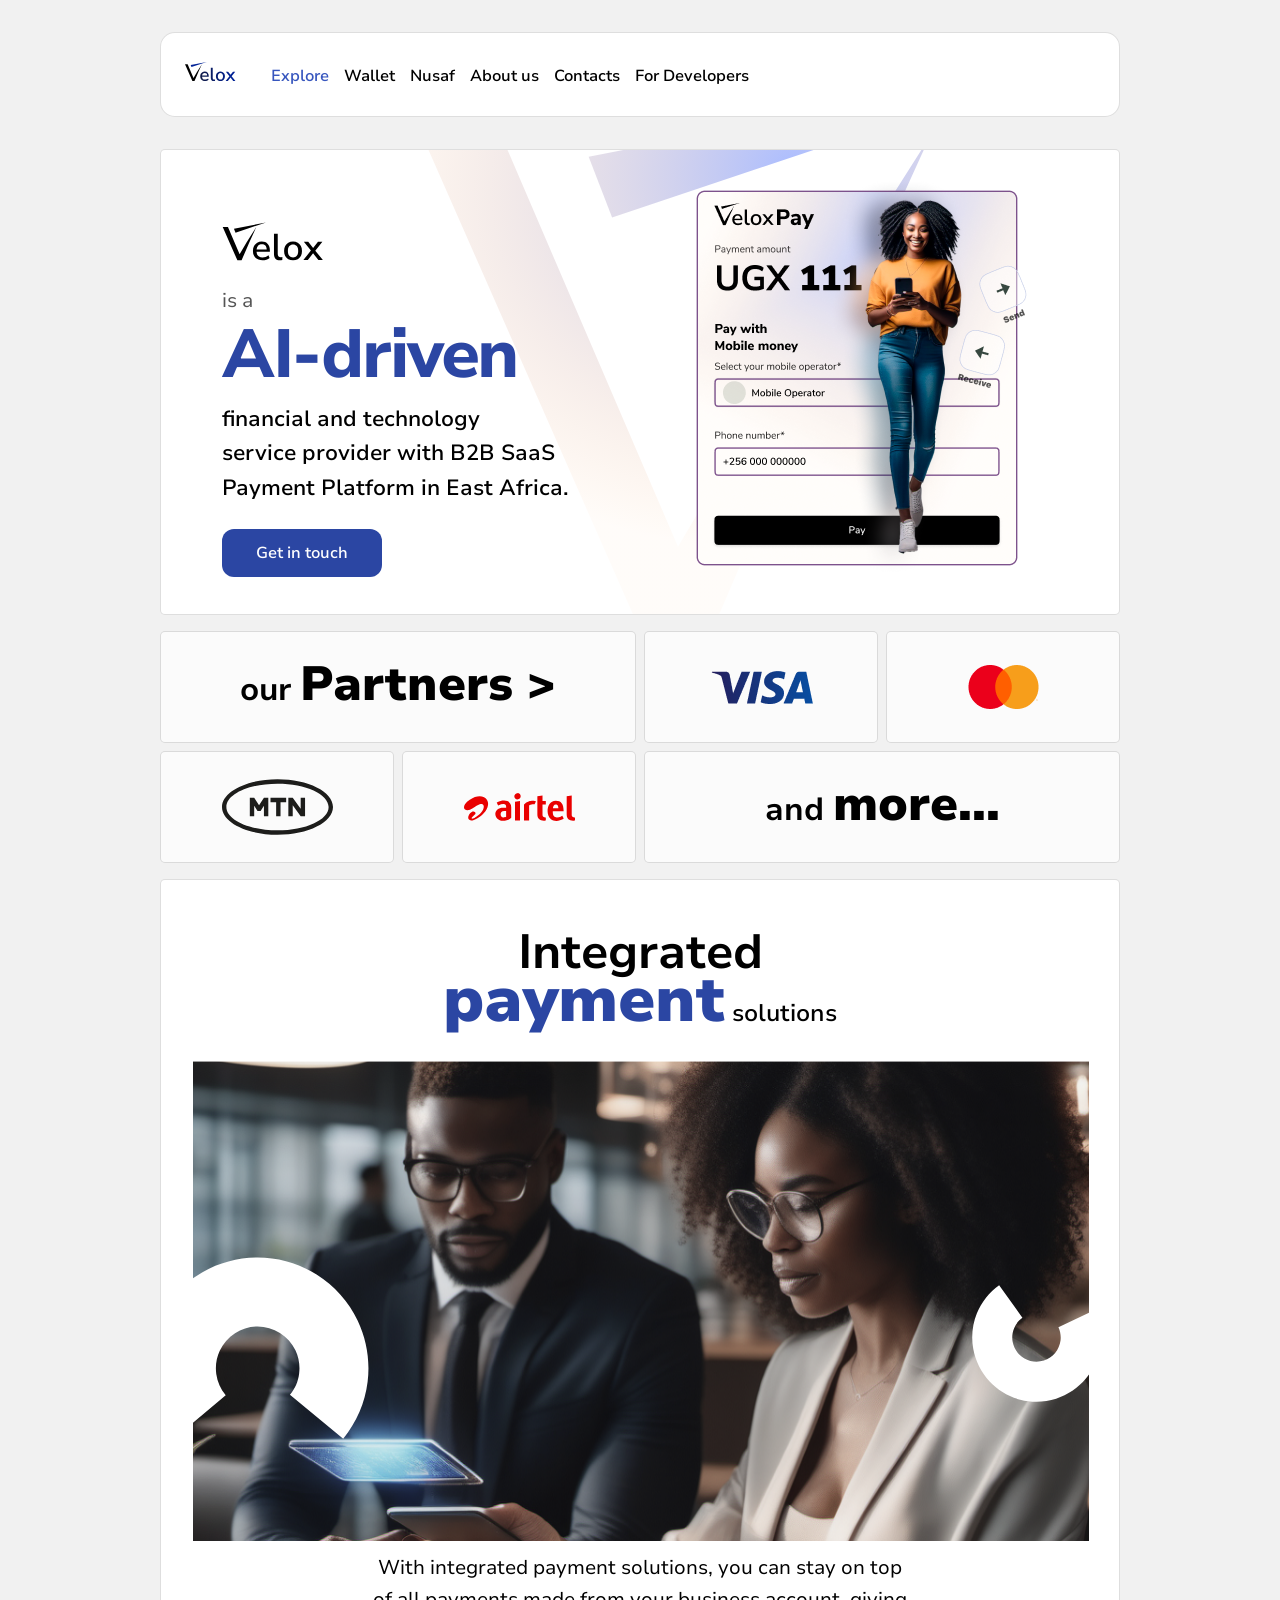
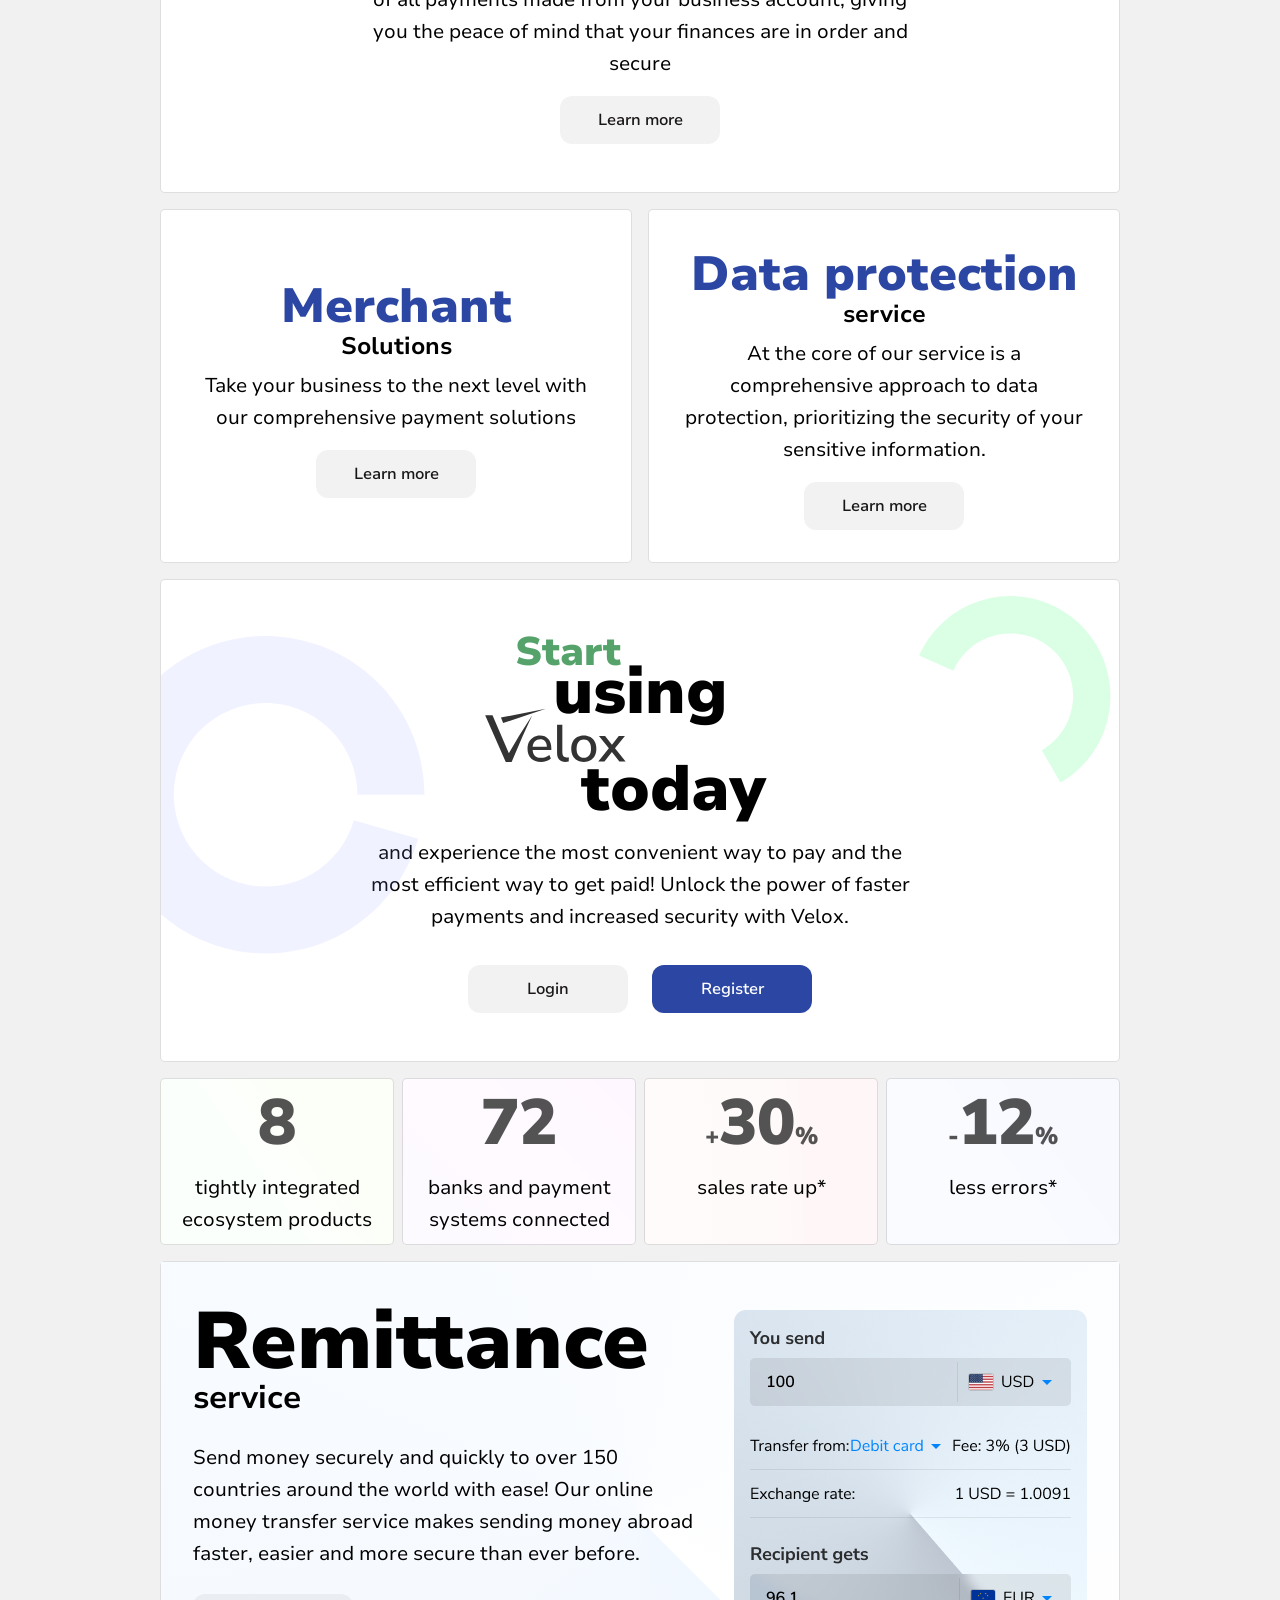
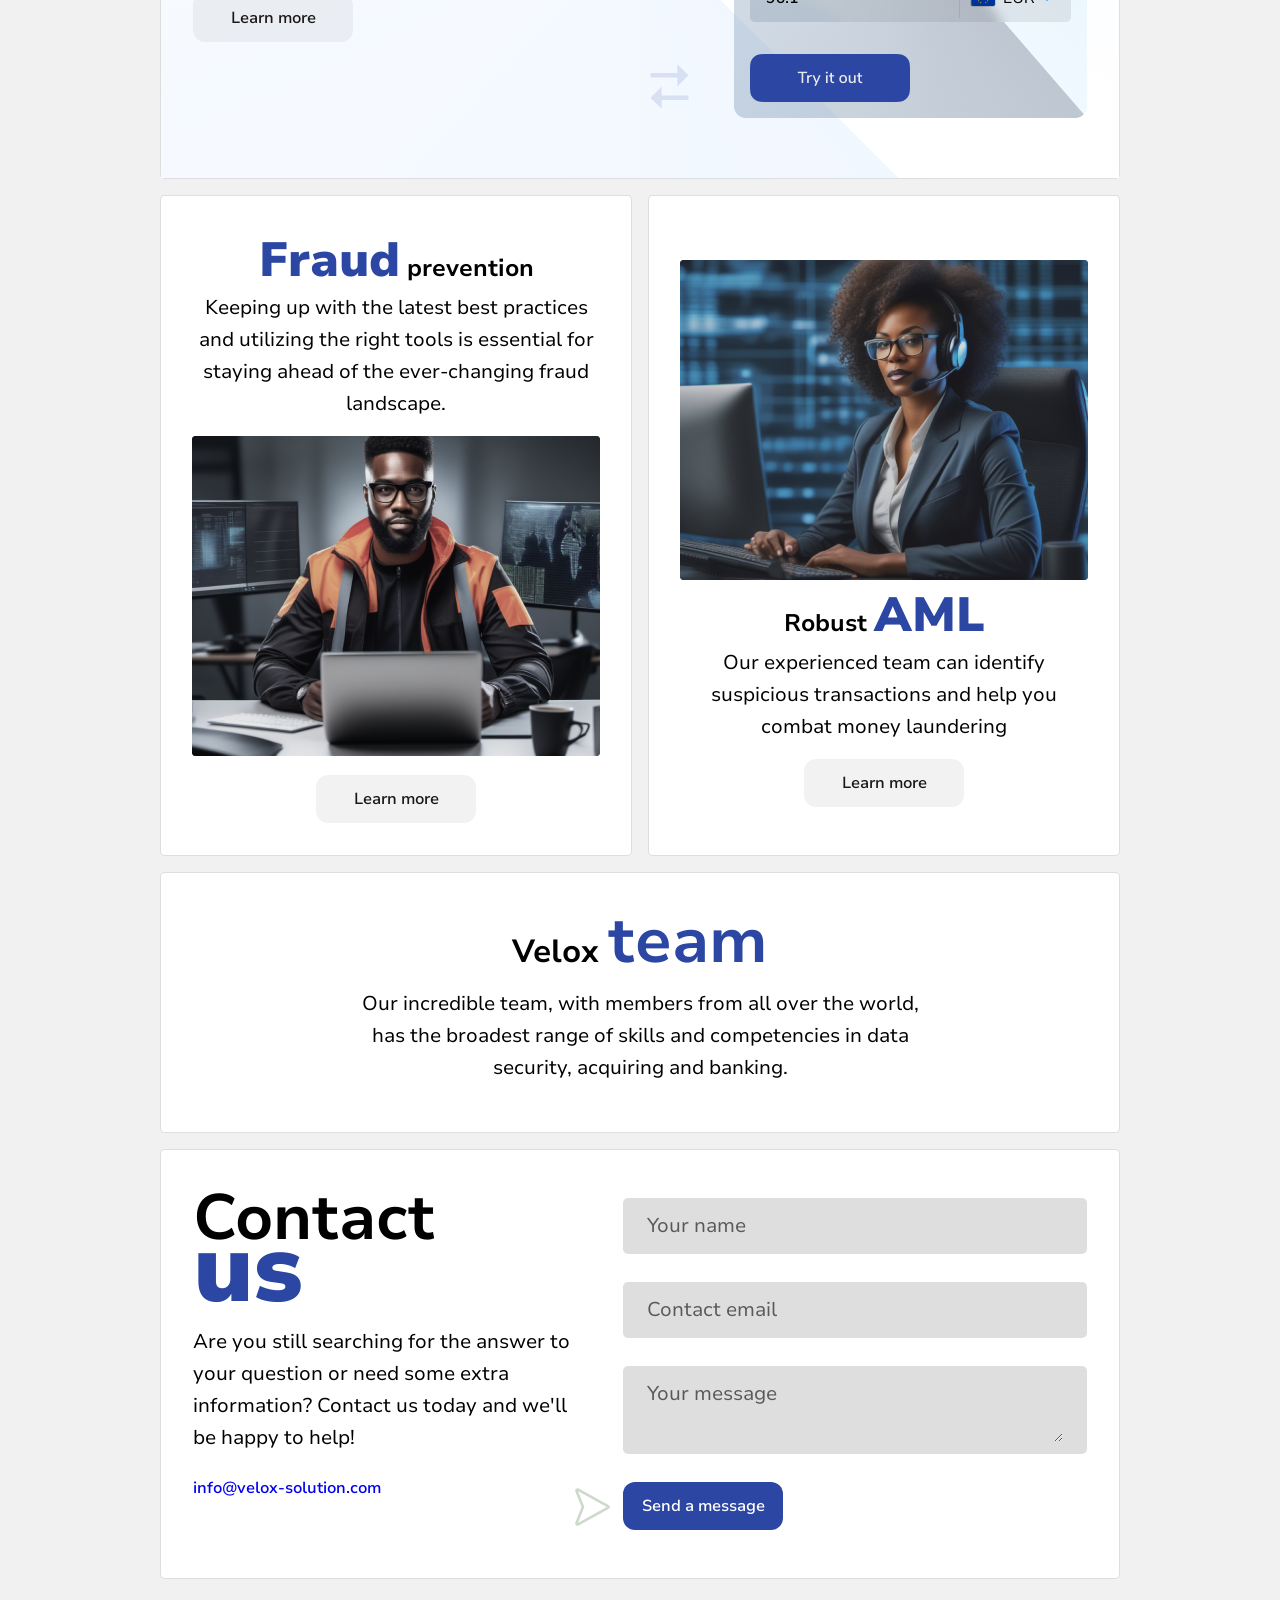
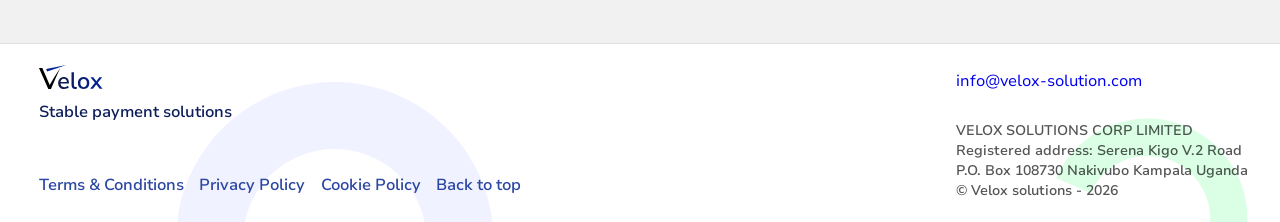
<file: index.html>
<!doctype html>
<html lang="en" data-critters-container>
<head>
  <meta charset="utf-8">
  <!-- Google Tag Manager -->
  <script>(function(w,d,s,l,i){w[l]=w[l]||[];w[l].push({'gtm.start':
  new Date().getTime(),event:'gtm.js'});var f=d.getElementsByTagName(s)[0],
  j=d.createElement(s),dl=l!='dataLayer'?'&l='+l:'';j.async=true;j.src=
  'https://www.googletagmanager.com/gtm.js?id='+i+dl;f.parentNode.insertBefore(j,f);
  })(window,document,'script','dataLayer','GTM-PJK7SB35');</script>
  <!-- End Google Tag Manager -->
  <title>Velox Solutions</title>
  <base href="/">
  <meta name="viewport" content="width=device-width, initial-scale=1">
  <link rel="icon" type="image/x-icon" href="favicon.ico">
<style>html{line-height:1.15;-webkit-text-size-adjust:100%}body{margin:0}:root{--font-family:"Nunito Sans";--dark-primary-text:#1a1717;--dark-primary-text-rgb:26, 23, 23;--light-primary-text:white;--light-primary-text-rgb:255, 255, 255;--day-black-100:#000;--day-black-67:rgba(0, 0, 0, .67);--day-white-87:rgba(255, 255, 255, .87);--color-primary:#2b46a3;--color-primary-rgb:43, 70, 163;--color-grape:#FF7A00;--color-green:#55A36B;--color-rosered:#FF005C;--color-brown:#745A74;--color-purple:#A96ED8;--color-light-blue:#B7D1EB;--color-light-green:#98C352;--color-medium-blue:#919CFF;--color-red:#FF1935;--color-state-blue:#557BFF;--color-teal:#3E7082;--color-sea:#008DAC;--active-tab:#3756BE;--text-primary:var(--dark-primary-text);--text-secondary:var(--dark-secondary-text);--text-disabled:var(--dark-disabled-text);--text-helpers:rgba(var(--dark-primary-text-rgb), .67);--dividers:rgba(var(--dark-primary-text-rgb), .08);--border-radius:5px;--box-shadow:5px;--mat-form-field-appearance-outline-background-color:#e3e3e3;--mat-select-enabled-arrow-color:var(--color-primary);--mat-select-enabled-trigger-text-color:var(--color-primary);--mat-option-label-text-line-height:1rem;--mat-select-trigger-text-weight:400;--mat-option-selected-state-layer-color:white;--mdc-filled-text-field-container-color:rgba(0, 0, 0, .13);--mat-form-field-appearance-outline-background-color:rgba(0, 0, 0, .03)}@font-face{font-family:Nunito Sans;font-style:normal;font-weight:200;src:url(assets/fonts/NunitoSans/NunitoSans_10pt-ExtraLight.ttf) format("truetype")}@font-face{font-family:Nunito Sans;font-style:italic;font-weight:200;src:url(assets/fonts/NunitoSans/NunitoSans_10pt-ExtraLightItalic.ttf) format("truetype")}@font-face{font-family:Nunito Sans;font-style:normal;font-weight:300;src:url(assets/fonts/NunitoSans/NunitoSans_10pt-Light.ttf) format("truetype")}@font-face{font-family:Nunito Sans;font-style:italic;font-weight:300;src:url(assets/fonts/NunitoSans/NunitoSans_10pt-LightItalic.ttf) format("truetype")}@font-face{font-family:Nunito Sans;font-style:normal;font-weight:400;src:url(assets/fonts/NunitoSans/NunitoSans_10pt-Regular.ttf) format("truetype")}@font-face{font-family:Nunito Sans;font-style:italic;font-weight:400;src:url(assets/fonts/NunitoSans/NunitoSans_10pt-Italic.ttf) format("truetype")}@font-face{font-family:Nunito Sans;font-style:normal;font-weight:500;src:url(assets/fonts/NunitoSans/NunitoSans_10pt-Medium.ttf) format("truetype")}@font-face{font-family:Nunito Sans;font-style:italic;font-weight:500;src:url(assets/fonts/NunitoSans/NunitoSans_10pt-MediumItalic.ttf) format("truetype")}@font-face{font-family:Nunito Sans;font-style:normal;font-weight:600;src:url(assets/fonts/NunitoSans/NunitoSans_10pt-SemiBold.ttf) format("truetype")}@font-face{font-family:Nunito Sans;font-style:italic;font-weight:600;src:url(assets/fonts/NunitoSans/NunitoSans_10pt-SemiBoldItalic.ttf) format("truetype")}@font-face{font-family:Nunito Sans;font-style:normal;font-weight:700;src:url(assets/fonts/NunitoSans/NunitoSans_10pt-Bold.ttf) format("truetype")}@font-face{font-family:Nunito Sans;font-style:italic;font-weight:700;src:url(assets/fonts/NunitoSans/NunitoSans_10pt-BoldItalic.ttf) format("truetype")}@font-face{font-family:Nunito Sans;font-style:normal;font-weight:800;src:url(assets/fonts/NunitoSans/NunitoSans_10pt-ExtraBold.ttf) format("truetype")}@font-face{font-family:Nunito Sans;font-style:italic;font-weight:800;src:url(assets/fonts/NunitoSans/NunitoSans_10pt-ExtraBoldItalic.ttf) format("truetype")}@font-face{font-family:Nunito Sans;font-style:normal;font-weight:900;src:url(assets/fonts/NunitoSans/NunitoSans_10pt-Black.ttf) format("truetype")}@font-face{font-family:Nunito Sans;font-style:italic;font-weight:900;src:url(assets/fonts/NunitoSans/NunitoSans_10pt-BlackItalic.ttf) format("truetype")}.mat-typography{font-size:1rem;font-weight:400;line-height:2rem;font-family:Nunito Sans;letter-spacing:normal}html{--mat-option-selected-state-label-text-color:#2b46a3;--mat-option-label-text-color:rgba(26, 23, 23, .87);--mat-option-hover-state-layer-color:rgba(0, 0, 0, .04);--mat-option-focus-state-layer-color:rgba(0, 0, 0, .04);--mat-option-selected-state-layer-color:rgba(0, 0, 0, .04)}html{--mat-optgroup-label-text-color:rgba(26, 23, 23, .87)}html{--mat-option-label-text-font:Nunito Sans;--mat-option-label-text-line-height:2rem;--mat-option-label-text-size:1.25rem;--mat-option-label-text-tracking:normal;--mat-option-label-text-weight:400}html{--mat-optgroup-label-text-font:Nunito Sans;--mat-optgroup-label-text-line-height:2rem;--mat-optgroup-label-text-size:1.25rem;--mat-optgroup-label-text-tracking:normal;--mat-optgroup-label-text-weight:400}html{--mdc-filled-text-field-caret-color:#2b46a3;--mdc-filled-text-field-focus-active-indicator-color:#2b46a3;--mdc-filled-text-field-focus-label-text-color:rgba(43, 70, 163, .87);--mdc-filled-text-field-container-color:whitesmoke;--mdc-filled-text-field-disabled-container-color:#fafafa;--mdc-filled-text-field-label-text-color:rgba(0, 0, 0, .6);--mdc-filled-text-field-disabled-label-text-color:rgba(0, 0, 0, .38);--mdc-filled-text-field-input-text-color:rgba(0, 0, 0, .87);--mdc-filled-text-field-disabled-input-text-color:rgba(0, 0, 0, .38);--mdc-filled-text-field-input-text-placeholder-color:rgba(0, 0, 0, .6);--mdc-filled-text-field-error-focus-label-text-color:#f44336;--mdc-filled-text-field-error-label-text-color:#f44336;--mdc-filled-text-field-error-caret-color:#f44336;--mdc-filled-text-field-active-indicator-color:rgba(0, 0, 0, .42);--mdc-filled-text-field-disabled-active-indicator-color:rgba(0, 0, 0, .06);--mdc-filled-text-field-hover-active-indicator-color:rgba(0, 0, 0, .87);--mdc-filled-text-field-error-active-indicator-color:#f44336;--mdc-filled-text-field-error-focus-active-indicator-color:#f44336;--mdc-filled-text-field-error-hover-active-indicator-color:#f44336;--mdc-outlined-text-field-caret-color:#2b46a3;--mdc-outlined-text-field-focus-outline-color:#2b46a3;--mdc-outlined-text-field-focus-label-text-color:rgba(43, 70, 163, .87);--mdc-outlined-text-field-label-text-color:rgba(0, 0, 0, .6);--mdc-outlined-text-field-disabled-label-text-color:rgba(0, 0, 0, .38);--mdc-outlined-text-field-input-text-color:rgba(0, 0, 0, .87);--mdc-outlined-text-field-disabled-input-text-color:rgba(0, 0, 0, .38);--mdc-outlined-text-field-input-text-placeholder-color:rgba(0, 0, 0, .6);--mdc-outlined-text-field-error-caret-color:#f44336;--mdc-outlined-text-field-error-focus-label-text-color:#f44336;--mdc-outlined-text-field-error-label-text-color:#f44336;--mdc-outlined-text-field-outline-color:rgba(0, 0, 0, .38);--mdc-outlined-text-field-disabled-outline-color:rgba(0, 0, 0, .06);--mdc-outlined-text-field-hover-outline-color:rgba(0, 0, 0, .87);--mdc-outlined-text-field-error-focus-outline-color:#f44336;--mdc-outlined-text-field-error-hover-outline-color:#f44336;--mdc-outlined-text-field-error-outline-color:#f44336;--mat-form-field-disabled-input-text-placeholder-color:rgba(0, 0, 0, .38)}html{--mdc-filled-text-field-label-text-font:Nunito Sans;--mdc-filled-text-field-label-text-size:1.25rem;--mdc-filled-text-field-label-text-tracking:normal;--mdc-filled-text-field-label-text-weight:400;--mdc-outlined-text-field-label-text-font:Nunito Sans;--mdc-outlined-text-field-label-text-size:1.25rem;--mdc-outlined-text-field-label-text-tracking:normal;--mdc-outlined-text-field-label-text-weight:400;--mat-form-field-container-text-font:Nunito Sans;--mat-form-field-container-text-line-height:2rem;--mat-form-field-container-text-size:1.25rem;--mat-form-field-container-text-tracking:normal;--mat-form-field-container-text-weight:400;--mat-form-field-outlined-label-text-populated-size:1.25rem;--mat-form-field-subscript-text-font:Nunito Sans;--mat-form-field-subscript-text-line-height:1rem;--mat-form-field-subscript-text-size:.75rem;--mat-form-field-subscript-text-tracking:normal;--mat-form-field-subscript-text-weight:400}html{--mat-select-panel-background-color:white;--mat-select-enabled-trigger-text-color:rgba(0, 0, 0, .87);--mat-select-disabled-trigger-text-color:rgba(0, 0, 0, .38);--mat-select-placeholder-text-color:rgba(0, 0, 0, .6);--mat-select-enabled-arrow-color:rgba(0, 0, 0, .54);--mat-select-disabled-arrow-color:rgba(0, 0, 0, .38);--mat-select-focused-arrow-color:rgba(43, 70, 163, .87);--mat-select-invalid-arrow-color:rgba(244, 67, 54, .87)}html{--mat-select-trigger-text-font:Nunito Sans;--mat-select-trigger-text-line-height:2rem;--mat-select-trigger-text-size:1.25rem;--mat-select-trigger-text-tracking:normal;--mat-select-trigger-text-weight:400}html{--mat-autocomplete-background-color:white}html{--mat-menu-item-label-text-color:rgba(26, 23, 23, .87);--mat-menu-item-icon-color:rgba(26, 23, 23, .87);--mat-menu-item-hover-state-layer-color:rgba(0, 0, 0, .04);--mat-menu-item-focus-state-layer-color:rgba(0, 0, 0, .04);--mat-menu-container-color:white}html{--mat-menu-item-label-text-font:Nunito Sans;--mat-menu-item-label-text-size:1.25rem;--mat-menu-item-label-text-tracking:normal;--mat-menu-item-label-text-line-height:2rem;--mat-menu-item-label-text-weight:400}html{--mat-paginator-container-text-color:rgba(26, 23, 23, .87);--mat-paginator-container-background-color:white;--mat-paginator-enabled-icon-color:rgba(26, 23, 23, .54);--mat-paginator-disabled-icon-color:rgba(26, 23, 23, .12)}html{--mat-paginator-container-size:56px}html{--mat-paginator-container-text-font:Nunito Sans;--mat-paginator-container-text-line-height:1rem;--mat-paginator-container-text-size:.75rem;--mat-paginator-container-text-tracking:normal;--mat-paginator-container-text-weight:400;--mat-paginator-select-trigger-text-size:.75rem}html{--mdc-checkbox-disabled-selected-icon-color:rgba(26, 23, 23, .38);--mdc-checkbox-disabled-unselected-icon-color:rgba(26, 23, 23, .38);--mdc-checkbox-selected-checkmark-color:#fff;--mdc-checkbox-selected-focus-icon-color:#2b46a3;--mdc-checkbox-selected-hover-icon-color:#2b46a3;--mdc-checkbox-selected-icon-color:#2b46a3;--mdc-checkbox-selected-pressed-icon-color:#2b46a3;--mdc-checkbox-unselected-focus-icon-color:#212121;--mdc-checkbox-unselected-hover-icon-color:#212121;--mdc-checkbox-unselected-icon-color:rgba(26, 23, 23, .54);--mdc-checkbox-unselected-pressed-icon-color:rgba(26, 23, 23, .54);--mdc-checkbox-selected-focus-state-layer-color:#2b46a3;--mdc-checkbox-selected-hover-state-layer-color:#2b46a3;--mdc-checkbox-selected-pressed-state-layer-color:#2b46a3;--mdc-checkbox-unselected-focus-state-layer-color:#1a1717;--mdc-checkbox-unselected-hover-state-layer-color:#1a1717;--mdc-checkbox-unselected-pressed-state-layer-color:#1a1717}html{--mdc-checkbox-state-layer-size:40px}html{--mat-table-background-color:white;--mat-table-header-headline-color:rgba(26, 23, 23, .87);--mat-table-row-item-label-text-color:rgba(26, 23, 23, .87);--mat-table-row-item-outline-color:rgba(26, 23, 23, .08)}html{--mat-table-header-container-height:56px;--mat-table-footer-container-height:52px;--mat-table-row-item-container-height:52px}html{--mat-table-header-headline-font:Nunito Sans;--mat-table-header-headline-line-height:1rem;--mat-table-header-headline-size:.875rem;--mat-table-header-headline-weight:400;--mat-table-header-headline-tracking:normal;--mat-table-row-item-label-text-font:Nunito Sans;--mat-table-row-item-label-text-line-height:2rem;--mat-table-row-item-label-text-size:1rem;--mat-table-row-item-label-text-weight:400;--mat-table-row-item-label-text-tracking:normal;--mat-table-footer-supporting-text-font:Nunito Sans;--mat-table-footer-supporting-text-line-height:2rem;--mat-table-footer-supporting-text-size:1rem;--mat-table-footer-supporting-text-weight:400;--mat-table-footer-supporting-text-tracking:normal}html{--mat-badge-background-color:#2b46a3;--mat-badge-text-color:white;--mat-badge-disabled-state-background-color:#b1b2bb;--mat-badge-disabled-state-text-color:rgba(26, 23, 23, .38)}html{--mat-badge-text-font:Nunito Sans;--mat-badge-text-size:12px;--mat-badge-text-weight:600;--mat-badge-small-size-text-size:9px;--mat-badge-large-size-text-size:24px}html{--mat-bottom-sheet-container-text-color:rgba(26, 23, 23, .87);--mat-bottom-sheet-container-background-color:white}html{--mat-bottom-sheet-container-text-font:Nunito Sans;--mat-bottom-sheet-container-text-line-height:2rem;--mat-bottom-sheet-container-text-size:1rem;--mat-bottom-sheet-container-text-tracking:normal;--mat-bottom-sheet-container-text-weight:400}html{--mat-legacy-button-toggle-text-color:rgba(26, 23, 23, .38);--mat-legacy-button-toggle-state-layer-color:rgba(26, 23, 23, .08);--mat-legacy-button-toggle-selected-state-text-color:rgba(26, 23, 23, .87);--mat-legacy-button-toggle-selected-state-background-color:#6b7ebf;--mat-legacy-button-toggle-disabled-state-text-color:rgba(26, 23, 23, .26);--mat-legacy-button-toggle-disabled-state-background-color:#95a3d1;--mat-legacy-button-toggle-disabled-selected-state-background-color:#4b62b1;--mat-standard-button-toggle-text-color:rgba(26, 23, 23, .87);--mat-standard-button-toggle-background-color:white;--mat-standard-button-toggle-state-layer-color:#1a1717;--mat-standard-button-toggle-selected-state-background-color:#6b7ebf;--mat-standard-button-toggle-selected-state-text-color:rgba(26, 23, 23, .87);--mat-standard-button-toggle-disabled-state-text-color:rgba(26, 23, 23, .26);--mat-standard-button-toggle-disabled-state-background-color:white;--mat-standard-button-toggle-disabled-selected-state-text-color:rgba(26, 23, 23, .87);--mat-standard-button-toggle-disabled-selected-state-background-color:#4b62b1;--mat-standard-button-toggle-divider-color:#edecec}html{--mat-standard-button-toggle-height:48px}html{--mat-legacy-button-toggle-text-font:Nunito Sans;--mat-standard-button-toggle-text-font:Nunito Sans}html{--mat-datepicker-calendar-date-selected-state-text-color:white;--mat-datepicker-calendar-date-selected-state-background-color:#2b46a3;--mat-datepicker-calendar-date-selected-disabled-state-background-color:rgba(43, 70, 163, .4);--mat-datepicker-calendar-date-today-selected-state-outline-color:white;--mat-datepicker-calendar-date-focus-state-background-color:rgba(43, 70, 163, .3);--mat-datepicker-calendar-date-hover-state-background-color:rgba(43, 70, 163, .3);--mat-datepicker-toggle-active-state-icon-color:#2b46a3;--mat-datepicker-calendar-date-in-range-state-background-color:rgba(43, 70, 163, .2);--mat-datepicker-calendar-date-in-comparison-range-state-background-color:rgba(249, 171, 0, .2);--mat-datepicker-calendar-date-in-overlap-range-state-background-color:#a8dab5;--mat-datepicker-calendar-date-in-overlap-range-selected-state-background-color:#46a35e;--mat-datepicker-toggle-icon-color:rgba(26, 23, 23, .54);--mat-datepicker-calendar-body-label-text-color:rgba(26, 23, 23, .87);--mat-datepicker-calendar-period-button-icon-color:rgba(26, 23, 23, .54);--mat-datepicker-calendar-navigation-button-icon-color:rgba(26, 23, 23, .54);--mat-datepicker-calendar-header-divider-color:rgba(26, 23, 23, .08);--mat-datepicker-calendar-header-text-color:rgba(26, 23, 23, .87);--mat-datepicker-calendar-date-today-outline-color:rgba(26, 23, 23, .38);--mat-datepicker-calendar-date-today-disabled-state-outline-color:rgba(26, 23, 23, .18);--mat-datepicker-calendar-date-text-color:rgba(26, 23, 23, .87);--mat-datepicker-calendar-date-outline-color:transparent;--mat-datepicker-calendar-date-disabled-state-text-color:rgba(26, 23, 23, .38);--mat-datepicker-calendar-date-preview-state-outline-color:rgba(26, 23, 23, .16);--mat-datepicker-range-input-separator-color:rgba(26, 23, 23, .87);--mat-datepicker-range-input-disabled-state-separator-color:rgba(26, 23, 23, .38);--mat-datepicker-range-input-disabled-state-text-color:rgba(26, 23, 23, .38);--mat-datepicker-calendar-container-background-color:white;--mat-datepicker-calendar-container-text-color:rgba(26, 23, 23, .87)}html{--mat-datepicker-calendar-text-font:Nunito Sans;--mat-datepicker-calendar-text-size:13px;--mat-datepicker-calendar-body-label-text-size:.875rem;--mat-datepicker-calendar-body-label-text-weight:500;--mat-datepicker-calendar-period-button-text-size:.875rem;--mat-datepicker-calendar-period-button-text-weight:500;--mat-datepicker-calendar-header-text-size:11px;--mat-datepicker-calendar-header-text-weight:400}html{--mat-divider-color:rgba(26, 23, 23, .08)}html{--mat-expansion-container-background-color:white;--mat-expansion-container-text-color:rgba(26, 23, 23, .87);--mat-expansion-actions-divider-color:rgba(26, 23, 23, .08);--mat-expansion-header-hover-state-layer-color:rgba(26, 23, 23, .04);--mat-expansion-header-focus-state-layer-color:rgba(26, 23, 23, .04);--mat-expansion-header-disabled-state-text-color:rgba(26, 23, 23, .26);--mat-expansion-header-text-color:rgba(26, 23, 23, .87);--mat-expansion-header-description-color:rgba(26, 23, 23, .87);--mat-expansion-header-indicator-color:rgba(26, 23, 23, .87)}html{--mat-expansion-header-collapsed-state-height:48px;--mat-expansion-header-expanded-state-height:64px}html{--mat-expansion-header-text-font:Nunito Sans;--mat-expansion-header-text-size:.875rem;--mat-expansion-header-text-weight:400;--mat-expansion-header-text-line-height:inherit;--mat-expansion-header-text-tracking:inherit;--mat-expansion-container-text-font:Nunito Sans;--mat-expansion-container-text-line-height:2rem;--mat-expansion-container-text-size:1rem;--mat-expansion-container-text-tracking:normal;--mat-expansion-container-text-weight:400}html{--mat-grid-list-tile-header-primary-text-size:1rem;--mat-grid-list-tile-header-secondary-text-size:.75rem;--mat-grid-list-tile-footer-primary-text-size:1rem;--mat-grid-list-tile-footer-secondary-text-size:.75rem}html{--mat-icon-color:inherit}html{--mat-sidenav-container-divider-color:rgba(26, 23, 23, .08);--mat-sidenav-container-background-color:white;--mat-sidenav-container-text-color:rgba(26, 23, 23, .87);--mat-sidenav-content-background-color:#e6e9f4;--mat-sidenav-content-text-color:rgba(26, 23, 23, .87);--mat-sidenav-scrim-color:rgba(0, 0, 0, .6)}html{--mat-stepper-header-icon-foreground-color:white;--mat-stepper-header-selected-state-icon-background-color:#2b46a3;--mat-stepper-header-selected-state-icon-foreground-color:white;--mat-stepper-header-done-state-icon-background-color:#2b46a3;--mat-stepper-header-done-state-icon-foreground-color:white;--mat-stepper-header-edit-state-icon-background-color:#2b46a3;--mat-stepper-header-edit-state-icon-foreground-color:white;--mat-stepper-container-color:white;--mat-stepper-line-color:rgba(26, 23, 23, .08);--mat-stepper-header-hover-state-layer-color:rgba(26, 23, 23, .04);--mat-stepper-header-focus-state-layer-color:rgba(26, 23, 23, .04);--mat-stepper-header-label-text-color:rgba(26, 23, 23, .87);--mat-stepper-header-optional-label-text-color:rgba(26, 23, 23, .87);--mat-stepper-header-selected-state-label-text-color:rgba(26, 23, 23, .87);--mat-stepper-header-error-state-label-text-color:#f44336;--mat-stepper-header-icon-background-color:rgba(26, 23, 23, .87);--mat-stepper-header-error-state-icon-foreground-color:#f44336;--mat-stepper-header-error-state-icon-background-color:transparent}html{--mat-stepper-header-height:72px}html{--mat-stepper-container-text-font:Nunito Sans;--mat-stepper-header-label-text-font:Nunito Sans;--mat-stepper-header-label-text-size:1rem;--mat-stepper-header-label-text-weight:400;--mat-stepper-header-error-state-label-text-size:1.25rem;--mat-stepper-header-selected-state-label-text-size:1.25rem;--mat-stepper-header-selected-state-label-text-weight:400}html{--mat-toolbar-container-background-color:#bfc8e3;--mat-toolbar-container-text-color:rgba(26, 23, 23, .87)}html{--mat-toolbar-standard-height:64px;--mat-toolbar-mobile-height:56px}html{--mat-toolbar-title-text-font:Nunito Sans;--mat-toolbar-title-text-line-height:1.5rem;--mat-toolbar-title-text-size:1rem;--mat-toolbar-title-text-tracking:normal;--mat-toolbar-title-text-weight:700}body{background:#F1F1F1}@media (max-width: 960px){html{width:max-content}}@media (max-width: 700px){html{width:100%}}@media (max-width: 390px){html{width:100%}}</style><link rel="stylesheet" href="styles.9e6adb82e4d94cbb.css" media="print" onload="this.media='all'"><noscript><link rel="stylesheet" href="styles.9e6adb82e4d94cbb.css"></noscript></head>
<body class="mat-typography">
  <!-- Google Tag Manager (noscript) -->
  <noscript><iframe src="https://www.googletagmanager.com/ns.html?id=GTM-PJK7SB35" height="0" width="0" style="display:none;visibility:hidden"></iframe></noscript>
  <!-- End Google Tag Manager (noscript) -->
  <app-root></app-root>
<script src="runtime.7209b8c84902f30b.js" type="module"></script><script src="polyfills.a8de02828dab80cf.js" type="module"></script><script src="main.461a4eb2a0f3c1ab.js" type="module"></script></body>
</html>
</file>
